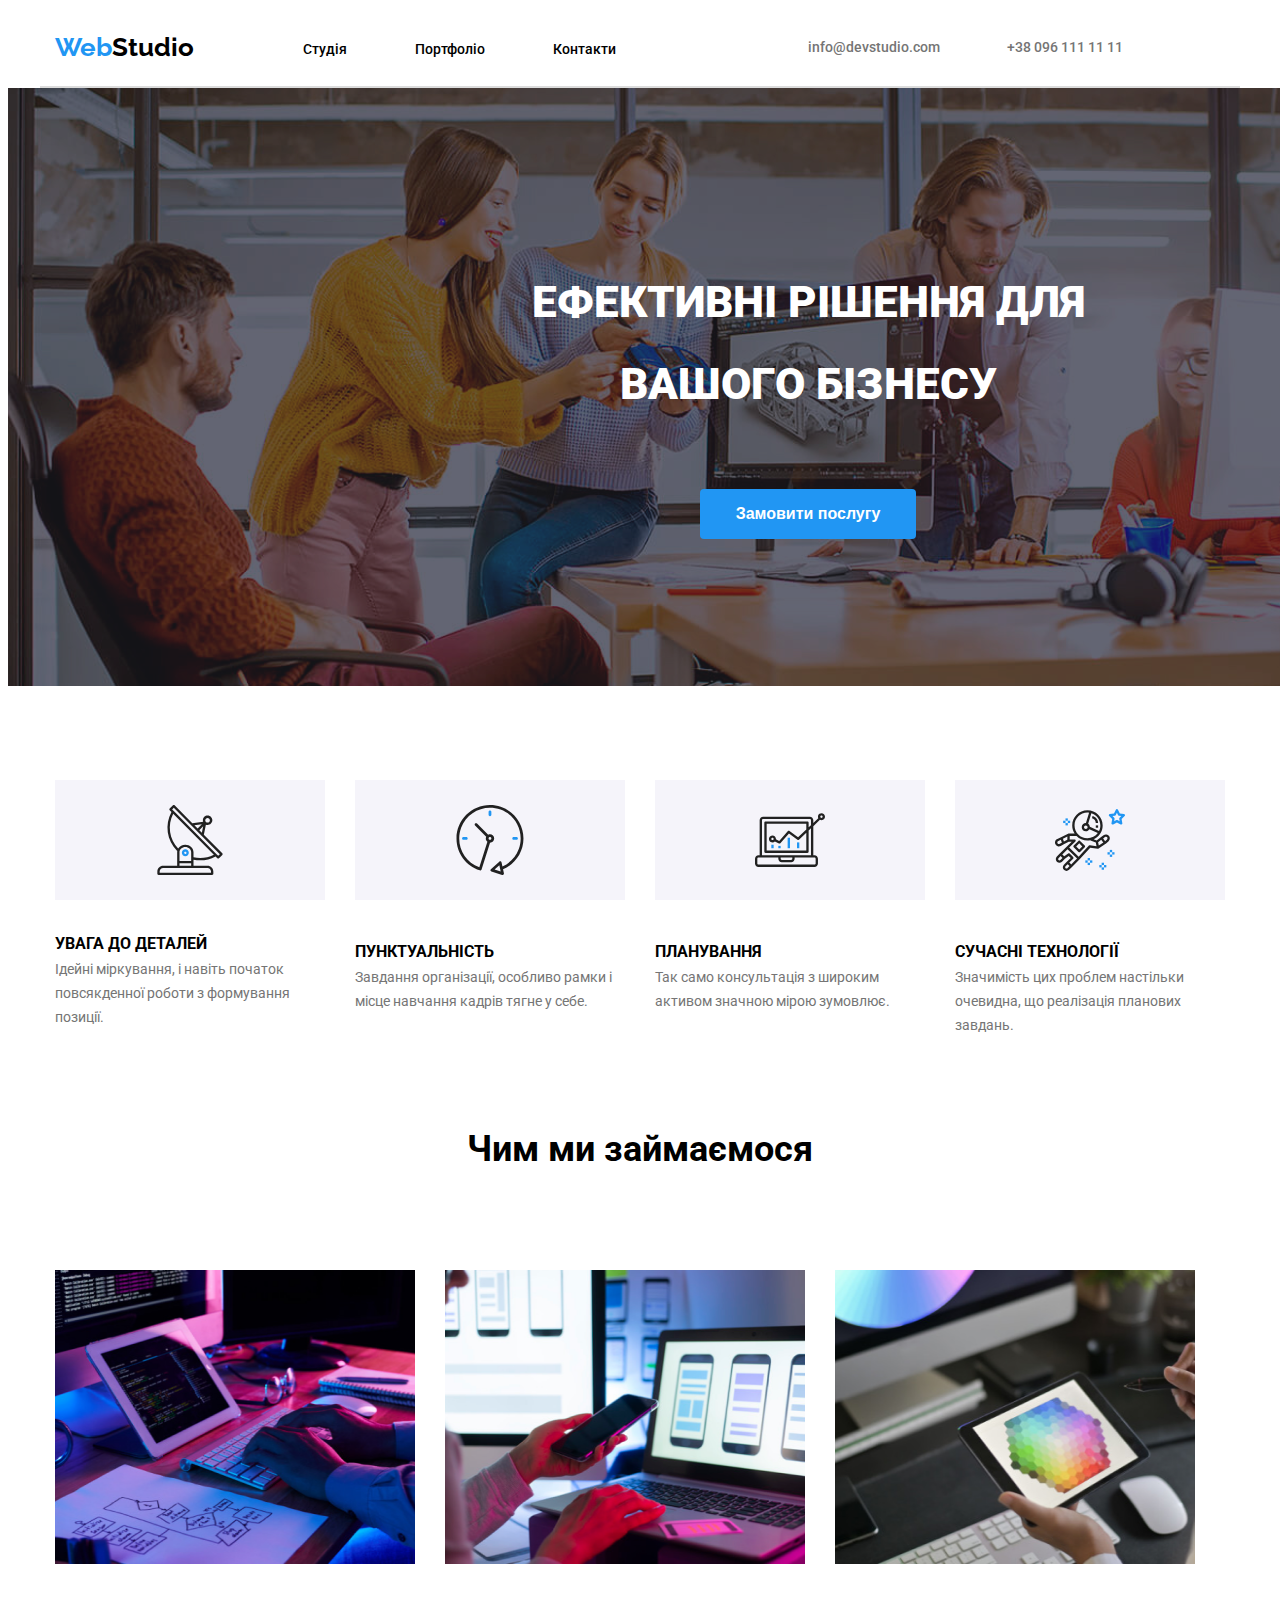
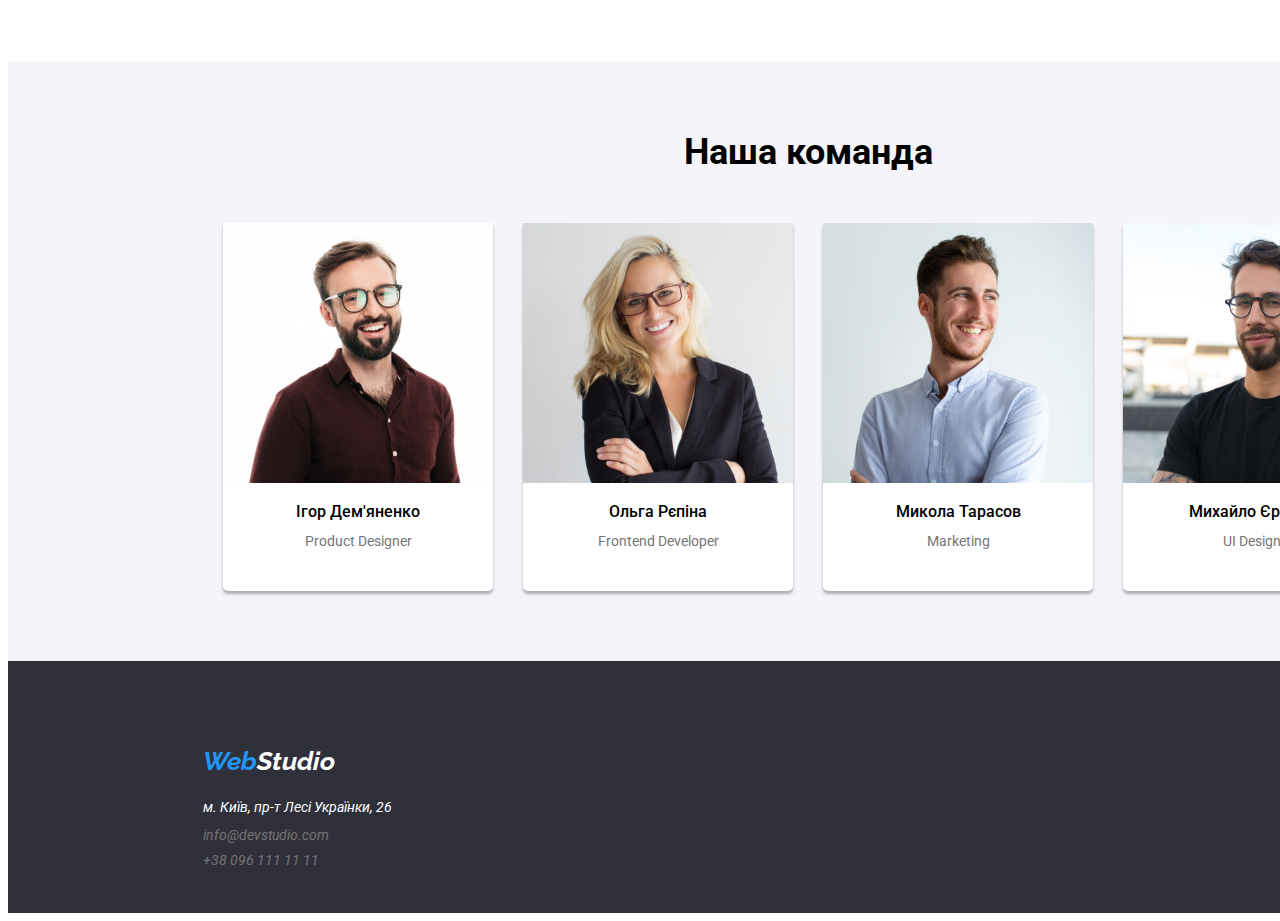
<file: index.html>
<!DOCTYPE html>
<html lang="uk">
<head>
  <meta charset="UTF-8" />
  <meta name="viewport" content="width=device-width, initial-scale=1.0" />
  <title>ДЗ 18</title>
  <link rel="preconnect" href="https://fonts.googleapis.com" />
  <link rel="preconnect" href="https://fonts.gstatic.com" crossorigin />
  <link href="https://fonts.googleapis.com/css2?family=Raleway:ital,wght@0,700;1,700&family=Roboto:wght@400;500;700;900&display=swap" rel="stylesheet" />
  <link rel="stylesheet" href="./css/normalize.css">
  <link rel="stylesheet" href="./css/style.css">
</head>
<body>
  <header class="header">
    <div class="container header-flex">
      <nav class="header-navigation">
        <a class="header-logo" href="./portfolio.html">Web<span class="studio">Studio</span></a>
        <ul class="header-nav-list">
          <li class="header-nav-item"><a class="header-nav-link" href="./index.html">Студія</a></li>
          <li class="header-nav-item"><a class="header-nav-link" href="./portfolio.html">Портфоліо</a></li>
          <li class="header-nav-item"><a class="header-nav-link" href="./portfolio.html">Контакти</a></li>
        </ul>
      </nav>
      <ul class="header-contact-list">
        <li class="header-contact-item">
          <a class="header-contact-link" href="mailto:info@devstudio.com">info@devstudio.com</a>
        </li>
        <li class="header-contact-item">
          <a class="header-contact-link" href="tel:+380961111111">+38 096 111 11 11</a>
        </li>
      </ul>
    </div>
  </header>
  <main class="main">
    <section class="hero">
      <div class="container hero-flex">
        <h2 class="hero-title">ЕФЕКТИВНІ РІШЕННЯ ДЛЯ <span class="business">ВАШОГО БІЗНЕСУ</span></h2>
        <button class="hero-button" type="button">Замовити послугу</button>
      </div>
    </section>
    <section class="advantages">
      <div class="container">
        <ul class="advantages-list">
          <li class="advantages-item-antenna">
            <h3 class="advantages-headline">УВАГА ДО ДЕТАЛЕЙ</h3>
            <p class="advantages-text">Ідейні міркування, і навіть початок повсякденної роботи з формування позиції.</p>
          </li>
          <li class="advantages-item-clock">
            <h3 class="advantages-headline">ПУНКТУАЛЬНІСТЬ</h3>
            <p class="advantages-text">Завдання організації, особливо рамки і місце навчання кадрів тягне у себе.</p>
          </li>
          <li class="advantages-item-computer">
            <h3 class="advantages-headline">ПЛАНУВАННЯ</h3>
            <p class="advantages-text">Так само консультація з широким активом значною мірою зумовлює.</p>
          </li>
          <li class="advantages-item-astronaut">
            <h3 class="advantages-headline">СУЧАСНІ ТЕХНОЛОГІЇ</h3>
            <p class="advantages-text">Значимість цих проблем настільки очевидна, що реалізація планових завдань.</p>
          </li>
        </ul>
      </div>
    </section>
    <section class="examples">
      <div class="container">
        <h2 class="examples-headline">Чим ми займаємося</h2>
        <ul class="examples-list">
          <li class="examples-item">
            <img src="./img/work.png" alt="програмування" class="examples-img" width="200" />
          </li>
          <li class="examples-item">
            <img src="./img/design.png" alt="дизайн" class="examples-img" width="200" />
          </li>
          <li class="examples-item">
            <img src="./img/colour.png" alt="огляд" class="examples-img" width="200" />
          </li>
        </ul>
      </div>
    </section>
    <section class="team">
      <div class="container team-flex">
        <h2 class="team-headline-title"> Наша команда </h2>
        <ul class="team-list">
          <li class="team-item">
            <figure class="team-examples">
              <img src="./img/igor.png" alt="Ігор Дем'яненко" class="team-img" width="200" />
              <figcaption class="team-signature">
                <h3 class="team-name">Ігор Дем'яненко</h3>
                <p class="team-text">Product Designer</p>
              </figcaption>
            </figure>
          </li>
          <li class="team-item">
            <figure class="team-examples">
              <img src="./img/olga.png" alt="Ольга Рєпіна" class="team-img" width="200" />
              <figcaption class="team-signature">
                <h3 class="team-name">Ольга Рєпіна</h3>
                <p class="team-text">Frontend Developer</p>
              </figcaption>
            </figure>
          </li>
          <li class="team-item">
            <figure class="team-examples">
              <img src="./img/mykola.png" alt="Микола Тарасов" class="team-img" width="200" />
              <figcaption class="team-signature">
                <h3 class="team-name">Микола Тарасов</h3>
                <p class="team-text">Marketing</p>
              </figcaption>
            </figure>
          </li>
          <li class="team-item">
            <figure class="team-examples">
              <img src="./img/mykhailo.png" alt="Михайло Єрмаков" class="team-img" width="200" />
              <figcaption class="team-signature">
                <h3 class="team-name">Михайло Єрмаков</h3>
                <p class="team-text">UI Designer</p>
              </figcaption>
            </figure>
          </li>
        </ul>
      </div>
    </section>
  </main>
  <footer class="footer">
    <div class="container footer-flex">
      <address class="footer-adress">
      <a class="footer-link" href="./portfolio.html">Web<span class="footer-studio">Studio</span></a>
        <ul class="footer-list">
          <li class="footer-item"><p class="footer-item-text">м. Київ, пр-т Лесі Українки, 26</p></li>
          <li class="footer-item-text-two">
            <a class="footer-info" href="mailto:info@devstudio.com">info@devstudio.com</a>
          </li>
          <li class="footer-item-text-two">
            <a class="footer-info" href="tel:+380961111111">+38 096 111 11 11</a>
          </li>
        </ul>
      </address>
    </div>
  </footer>
</body>
</html>
</file>
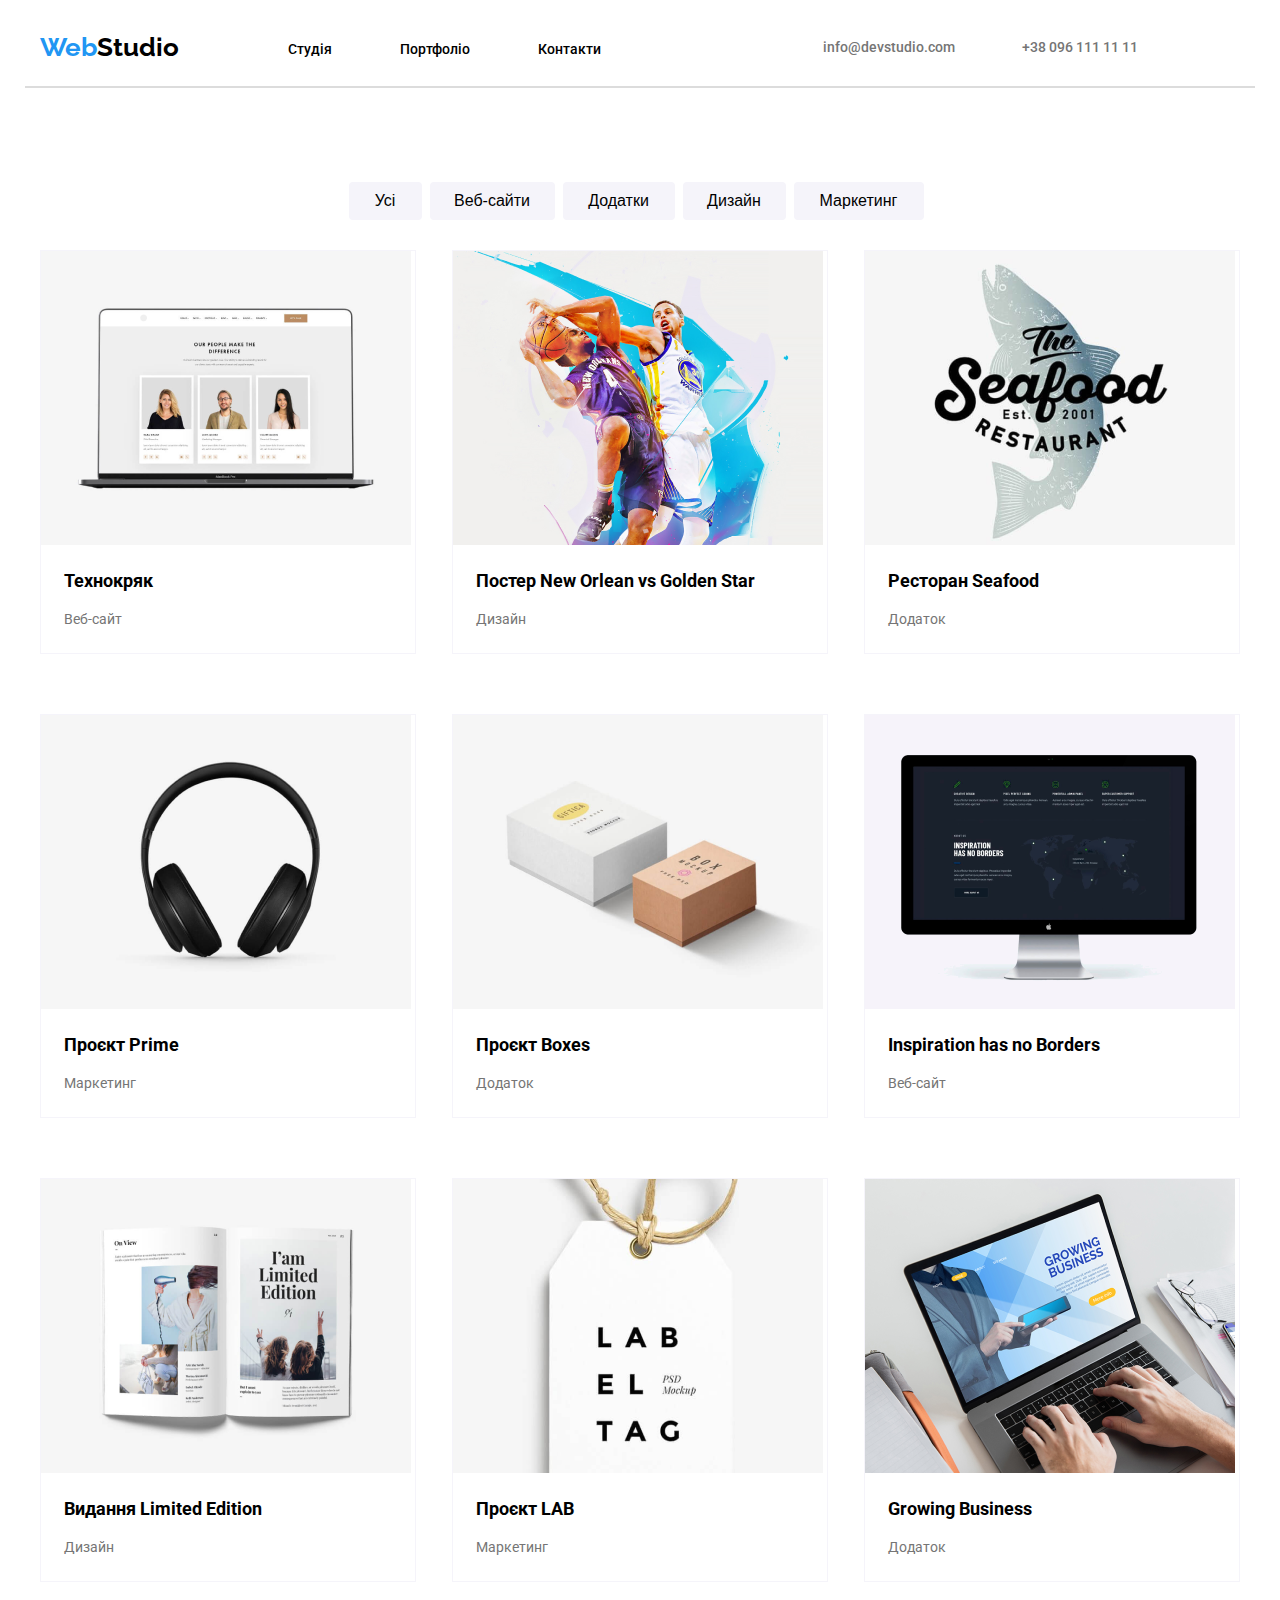
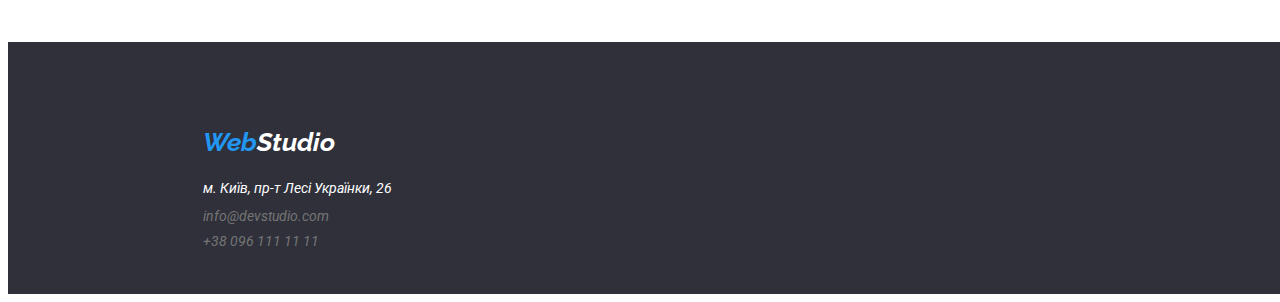
<file: portfolio.html>
<!DOCTYPE html>
<html lang="uk">
  <head>
    <meta charset="UTF-8" />
    <meta name="viewport" content="width=device-width, initial-scale=1.0" />
    <title>ДЗ 18</title>
    <link rel="preconnect" href="https://fonts.googleapis.com" />
    <link rel="preconnect" href="https://fonts.gstatic.com" crossorigin />
    <link
      href="https://fonts.googleapis.com/css2?family=Raleway:ital,wght@0,700;1,700&family=Roboto:wght@400;500;700;900&display=swap"
      rel="stylesheet" />
    <link rel="stylesheet" href="./css/normalize.css" />
    <link rel="stylesheet" href="./css/style.css" />
    <link rel="stylesheet" href="/index.html" />
  </head>
  <body>
    <header class="header">
    <div class="container-two header-flex">
      <nav class="header-navigation">
        <a class="header-logo" href="./portfolio.html">Web<span class="studio">Studio</span></a>
        <ul class="header-nav-list">
          <li class="header-nav-item"><a class="header-nav-link" href="./index.html">Студія</a></li>
          <li class="header-nav-item"><a class="header-nav-link" href="./portfolio.html">Портфоліо</a></li>
          <li class="header-nav-item"><a class="header-nav-link" href="./portfolio.html">Контакти</a></li>
        </ul>
      </nav>
      <ul class="header-contact-list">
        <li class="header-contact-item">
          <a class="header-contact-link" href="mailto:info@devstudio.com">info@devstudio.com</a>
        </li>
        <li class="header-contact-item">
          <a class="header-contact-link" href="tel:+380961111111">+38 096 111 11 11</a>
        </li>
      </ul>
    </div>
  </header>
    <main>
      <section class="portfolio">
        <div class="container-two">
        <ul class="portfolio-filter-list">
          <li class="portfolio-filter-item">
            <button class="portfolio-filter-button one" type="button">Усі</button>
          </li>
          <li class="portfolio-filter-item">
            <button class="portfolio-filter-button two" type="button">Веб-сайти</button>
          </li>
          <li class="portfolio-filter-item">
            <button class="portfolio-filter-button three" type="button">Додатки</button>
          </li>
          <li class="portfolio-filter-item">
            <button class="portfolio-filter-button four" type="button">Дизайн</button>
          </li>
          <li class="portfolio-filter-item">
            <button class="portfolio-filter-button five" type="button">Маркетинг</button>
          </li>
        </ul>
        <ul class="portfolio-list">
          <li class="portfolio-item">
            <a class="portfolio-link" href="./img/img8.png">
            <img
              src="./img/computer.png"
              alt="Огляд"
              class="portfolio-img"
              width="370" />
              <h2 class="portfolio-headline">Технокряк</h2>
              <p class="portfolio-text">Веб-сайт</p></a
            >
          </li>
          <li class="portfolio-item">
            <a class="portfolio-link" href="./img/img9.png">
            <img
              src="./img/sport.png"
              alt="Спорт"
              class="portfolio-img"
              width="370" />
              <h2 class="portfolio-headline">
                Постер New Orlean vs Golden Star
              </h2>
              <p class="portfolio-text">Дизайн</p></a
            >
          </li>
          <li class="portfolio-item">
            <a class="portfolio-link" href="./img/img10.png">
            <img
              src="./img/logo.png"
              alt="Емблема"
              class="portfolio-img"
              width="370" />
              <h2 class="portfolio-headline">Ресторан Seafood</h2>
              <p class="portfolio-text">Додаток</p></a
            >
          </li>
          <li class="portfolio-item">
            <a class="portfolio-link" href="./img/img11.png">
            <img
              src="./img/headphone.png"
              alt="Навушники"
              class="portfolio-img"
              width="370" />
              <h2 class="portfolio-headline">Проєкт Prime</h2>
              <p class="portfolio-text">Маркетинг</p></a
            >
          </li>
          <li class="portfolio-item">
            <a class="portfolio-link" href="./img/img12.png">
            <img
              src="./img/boxes.png"
              alt="Коробки"
              class="portfolio-img"
              width="370" />
              <h2 class="portfolio-headline">Проєкт Boxes</h2>
              <p class="portfolio-text">Додаток</p></a
            >
          </li>
          <li class="portfolio-item">
            <a class="portfolio-link" href="./img/img13.png">
            <img
              src="./img/screen.png"
              alt="Комп'ютер"
              class="portfolio-img"
              width="370" />
              <h2 class="portfolio-headline">Inspiration has no Borders</h2>
              <p class="portfolio-text">Веб-сайт</p></a
            >
          </li>
          <li class="portfolio-item">
            <a class="portfolio-link" href="./img/img14.png">
            <img
              src="./img/book.png"
              alt="Книга"
              class="portfolio-img"
              width="370" />
              <h2 class="portfolio-headline">Видання Limited Edition</h2>
              <p class="portfolio-text">Дизайн</p></a
            >
          </li>
          <li class="portfolio-item">
            <a class="portfolio-link" href="./img/img15.png">
            <img
              src="./img/tag.png"
              alt="Етикетка"
              class="portfolio-img"
              width="370" />
              <h2 class="portfolio-headline">Проєкт LAB</h2>
              <p class="portfolio-text">Маркетинг</p></a
            >
          </li>
          <li class="portfolio-item">
            <a class="portfolio-link" href="./img/img16.png">
            <img
              src="./img/write.png"
              alt="Робота"
              class="portfolio-img"
              width="370" />
              <h2 class="portfolio-headline">Growing Business</h2>
              <p class="portfolio-text">Додаток</p></a
            >
          </li>
        </ul>
        </div>
      </section>
    </main>
    <footer class="footer">
    <div class="container footer-flex">
      <address class="footer-adress">
      <a class="footer-link" href="./portfolio.html">Web<span class="footer-studio">Studio</span></a>
        <ul class="footer-list">
          <li class="footer-item"><p class="footer-item-text">м. Київ, пр-т Лесі Українки, 26</p></li>
          <li class="footer-item-text-two">
            <a class="footer-info" href="mailto:info@devstudio.com">info@devstudio.com</a>
          </li>
          <li class="footer-item-text-two">
            <a class="footer-info" href="tel:+380961111111">+38 096 111 11 11</a>
          </li>
        </ul>
      </address>
    </div>
  </footer>
  </body>
</html>
</file>
<file: css/style.css>
:root {
  --main-color: #212121;
  --second-color: #2196f3;

  --third-color: #757575;

  --fourth-color: #ffffff;

  --fifth-color: #000000;
}
.container {
  width: 1200px;
  height: 100%;
  padding-left: 15px;
  padding-right: 15px;
  margin-left: auto;
  margin-right: auto;
}

body {
  font-family: "Roboto", sans-serif;
  font-weight: 400;
  font-size: 14px;
  line-height: calc(16 / 14);
}
.header-logo {
  font-family: "Raleway";
  font-weight: 700;
  font-size: 26px;
  line-height: calc(31 / 26);
}
.header-nav-link {
  font-weight: 500;
  line-height: calc(16 / 14);
  color: #000000;
}
.header-contact-link {
  font-weight: 500;
  font-size: 14px;
  line-height: calc(16 / 14);
  color: #757575;
}

a:hover {
  color: #2196f3; /* Синій колір при наведенні */
}

.hero-flex {
  text-align: center;
  width: 1600px;
  height: 598px;
}
.hero-title {
  font-weight: 900;
  font-size: 44px;
  line-height: calc(129 / 44)  ;
  color: #ffffff;
  padding-top: 150px;
  padding-bottom: 34px;
}
.hero-button {
  font-weight: 700;
  font-size: 16px;
  line-height: calc(30 / 16);
  padding-top: 19px;
  padding-bottom: 20px;
  padding-left: 33px;
  padding-right: 33px;
}
.hero-button {
  height: 50px;
  width: 216px;
  margin-top: 30px;
  background-color: #2196f3; /* Голубий колір */
  border-radius: 4px; /* Заокруглені краї */
  color: white; /* Колір тексту */
  padding: 10px 20px; /* Відступи */
  border: none; /* Відсутність рамки */
  cursor: pointer; /* Зміна курсору при наведенні */
}
.business {
  display: block;
  line-height: 34px;
}
.advantages-headline {
  font-weight: 700;
}
.examples-headline {
  font-weight: 700;
  font-size: 36px;
  line-height: calc(42 / 36);
}
.team-headline-title {
  font-weight: 700;
  font-size: 36px;
  line-height: calc(42 / 36);
}
.team-name {
  font-weight: 500;
  line-height: calc(19 / 14);
}
.team-text {
  line-height: calc(19 / 16);
}
.footer-link {
  font-family: "Raleway";
  font-weight: 700;
  font-size: 26px;
  line-height: calc(31 / 26);
}
.footer-item-text {
  line-height: calc(21 / 14);
}

.header-contact-item {
  font-weight: 500;
  line-height: calc(16 / 14);
}
.header-item {
  font-weight: 500;
  font-size: 14px;
  line-height: calc(16 / 14);
}
.portfolio-filter-button {
  font-weight: 500;
  font-size: 16px;
  line-height: calc(26 / 16);
}
.portfolio-headline {
  font-weight: 700;
  font-size: 18px;
  line-height: calc(36 / 18);
  color: #000000;
}
.portfolio-text {
  line-height: calc(30 / 14);
  color: #757575;
}
.footer-link {
  font-family: "Raleway";
  font-weight: 700;
  font-size: 26px;
  line-height: calc(31 / 26);
}
.footer-item {
  line-height: calc(21 / 14);
}
.hero-button {
  margin-top: 54px;
}
.advantages-list {
  margin-top: 94px;
}
.examples {
  margin-top: 94px;
}
.team {
  margin-top: 94px;
}

/* Секція "PORTFOLIO" */

.container-two {
  width: 1230px;
  height: 100%;
  padding-left: 15px;
  padding-right: 15px;
  margin-left: auto;
  margin-right: auto;
}
.portfolio {
  display: flex;
  margin-top: 94px;
  flex-direction: column;
  align-items: center;
}

.portfolio-filter-list {
  display: flex;
  justify-content: center;
  padding: 0;
}

.portfolio-filter-item {
  margin-right: 8px;
}

.portfolio-filter-button {
  background-color: #F5F4FA;
  border-radius: 4px;
  border: none;
  padding: 10px 20px;
  color: #000000;
  cursor: pointer;
  transition: background-color 0.3s, color 0.3s;
}

.portfolio-filter-button:hover {
  background-color: #2196f3;
  color: white;
  box-shadow: 0 3px 3px rgba(0, 0, 0, 0.3);
}

.portfolio-list {
  display: flex;
  flex-wrap: wrap;
  justify-content: space-between; 
  margin-top: 30px;
}

.portfolio-item {
  width: 364px; 
  height: 404px; 
  margin-bottom: 60px; /* Відступ між картинками */
  border: 1px solid #F5F4FA; 
  border-radius: none; 
}
.portfolio-item:hover {
  box-shadow: 0 3px 3px rgba(0, 0, 0, 0.3);
  transition:  0.4s;
}

.portfolio-headline {
  margin-left: 23px;
  margin-top: 15px;
}

.portfolio-text {
  margin-left: 23px;
  margin-top: 5px;
}



.one {
  height: 38px;
  width: 73px;
  display: flex;
  justify-content: center; /* Текст по горизонталі посередині кнопки */
  align-items: center; /* Текст по вертикалі посередині кнопки */
}
.two {
  height: 38px; 
  width: 125px; 
  display: flex;
  justify-content: center; /* Текст по горизонталі посередині кнопки */
  align-items: center; /* Текст по вертикалі посередині кнопки */
}
.three {
  height: 38px;
  width: 112px;
  display: flex;
  justify-content: center; /* Текст по горизонталі посередині кнопки */
  align-items: center; /* Текст по вертикалі посередині кнопки */
}
.four {
  height: 38px;
  width: 103px;
  display: flex;
  justify-content: center; /* Текст по горизонталі посередині кнопки */
  align-items: center; /* Текст по вертикалі посередині кнопки */
}
.five {
  height: 38px;
  width: 130px;
  display: flex;
  justify-content: center; /*Текст по горизонталі посередині кнопки */
  align-items: center; /* Текст по вертикалі посередині кнопки */
}


/* Секція "HEADER" */

.header-flex {
  display: flex;
  justify-content: space-between; /* Всі елементи в ряду, рівномірно розподіляючи простір між ними */
  align-items: center; 
  border-bottom: 2px solid gainsboro;
}
.header-navigation {
  display: flex; 
}
.header-contact-list {
  display: flex; 
}

.header-nav-item, .header-contact-item {
  margin-left: 15px; /* Зовнішній відступ між елементами */
}
.header-logo {
  margin-right: auto; 
}
.header-nav-list {
  display: flex;
  margin-top: 9px;
  margin-left: 94px;
  padding-right: px;
}
.header-nav-link {
  margin-right: 53px;
}
.header-logo {
  margin: auto;
}
.header {
  height: 80px;
}
.header-contact-list {
  margin-right: 50px;
}
.header-contact-link {
  margin-right: 52px;
}

/* Секція HERO */


.hero {
  width: 1600px;
  height: 598px;
  margin: 0 auto;
  background-image: linear-gradient(to right, rgba(0, 0, 0, 0.5), rgba(255, 255, 255, 0.5));
  background-image: url(../img/people.png);
  background-repeat: no-repeat;
}

/* Секція "ADVANTAGES" */

.advantages-list {
  display: flex;
}
.advantages-text {
  height: 98px;
  width: 270px;
  margin-right: 30px;
}
.advantages {
  height: 98px;
  line-height: 1.71;
}
.advantages-text {
  color: #757575;
}
.advantages-item-antenna::before {
  content: " ";
  display: flex;
  width: 270px;
  height: 120px;
  margin-bottom: 30px;
  background-color: #F5F4FA;
  background-image: url(../img/antenna.svg);
  background-repeat: no-repeat;
}
.advantages-item-clock::before {
  content: " ";
  display: inline-block;
  width: 270px;
  height: 120px;
  margin-bottom: 30px;
  background-color: #F5F4FA;
  background-image: url(../img/clock.svg);
  background-repeat: no-repeat;
}
.advantages-item-computer::before {
  content: " ";
  display: inline-block;
  width: 270px;
  height: 120px;
  margin-bottom: 30px;
  background-color: #F5F4FA;
  background-image: url(../img/computer.svg);
  background-repeat: no-repeat;
}
.advantages-item-astronaut::before {
  content: " ";
  display: inline-block;
  width: 270px;
  height: 120px;
  margin-bottom: 30px;
  background-color: #F5F4FA;
  background-image: url(../img/astronaut.svg);
  background-repeat: no-repeat;
}

/* Секція "EXAMPLES" */

.examples {
  text-align: center;
  margin-top: 250px;
}
.examples-list {
  display: flex;
  justify-content: center; /* Центрую картинки горизонтально */
  margin-top: 50px;
}
.examples-item {
  margin-right: 30px; /* Відступ між картинками */
}
.examples-img {
  margin-top: 50px;
  margin-right: 30px;
  width: 370px; 
  height: 294px; 
}



/* Секція "TEAM" */


.team-flex {
  display: flex;
  flex-direction: column;
  justify-content: center;
  align-items: center;
  height: 600px;
  width: 1600px;
  background-color: #F5F4FA;
}

.team-list {
  display: flex;
  gap: 30px;
}

.team-item {
  display: flex;
  flex-direction: column;
  align-items: center;
  text-align: center;
  margin-top: 50px; /* Відступ до картинок */
}

.team-img {
  margin-bottom: 15px;
  height: 260px;
  width: 270px;
}
.team-signature {

}


.team-text {
  margin-top: 10px;
  color: #757575;
}

.team-examples {
  height: 368px;
  width: 270px;
  background-color: #ffffff;
  box-shadow: 0 3px 3px rgba(0, 0, 0, 0.3);
  border-bottom-left-radius: 5px;
  border-bottom-right-radius: 5px;
}


/* Доповнення до лінків */

.studio {
  color: #000000;
}
.header-logo {
  color: #2196f3;
}


/* Секція "FOOTER" */
.footer-flex {
  display: flex;
  height: 252px;
  width: 1600px;
  background-color: #2F303A;
}
.footer-link {
  color: #2196f3;
}
.footer-studio {
  color: white;
}
.footer-item {
  margin-top: 20px;
}
.footer-item-text {
  color: #ffffff;
}
.footer-item-text-two {
  margin-top: 9px;
}
.footer-info {
  color: #757575;
}
.footer-adress {
  margin-top: 85px;
  margin-left: 180px;
}

/* Техніка грід */

.portfolio-item {
  flex-basis: calc((100% - 72px) / 3);
}
</file>
